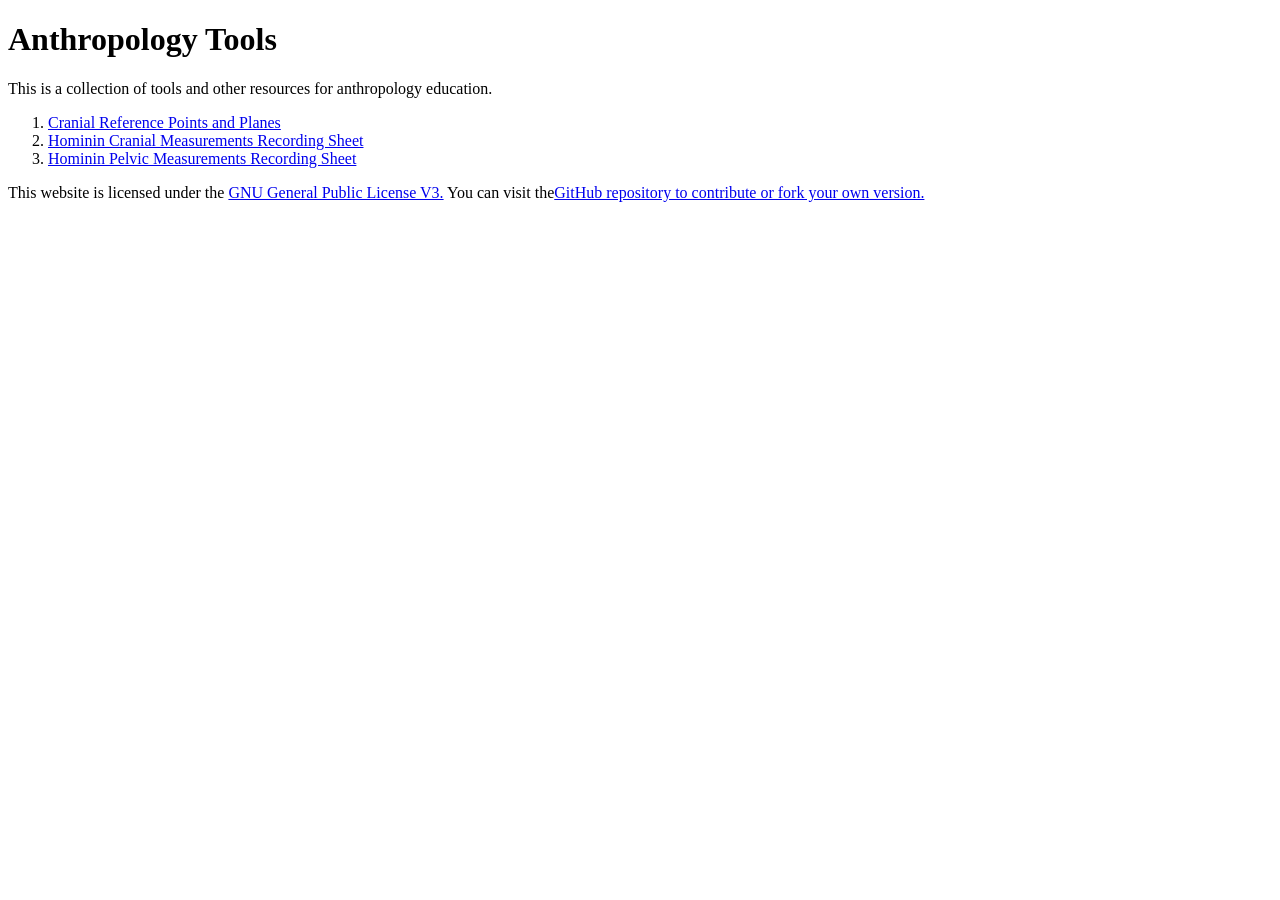
<file: index.html>
<!DOCTYPE html>
<html lang="en">
<head>
    <meta charset="UTF-8">
    <title>Anthropology Tools</title>
</head>
<body>
<div class="section">
    <h1>Anthropology Tools</h1>
    <p>This is a collection of tools and other resources for anthropology education.</p>
    <ol>
        <li><a href="CranialReferencePointsAndPlanes.html">Cranial Reference Points and Planes</a></li>
        <li><a href="./HomininCranialMeasurements-RecordingSheet.html">Hominin Cranial Measurements Recording Sheet</a></li>
        <li><a href="./HomininPostcranialPelvicMeasurements-RecordingSheet.html">Hominin Pelvic Measurements Recording Sheet</a></li>

    </ol>
</div>
<div class="footer">
    This website is licensed under the <a href="./LICENSE">GNU General Public License V3.</a>  You can visit the<a href="https://www.github.com/shannonwells/AnthropologyTools">GitHub repository to contribute or fork your own version.</a>
</div>
</body>
</html>
</file>
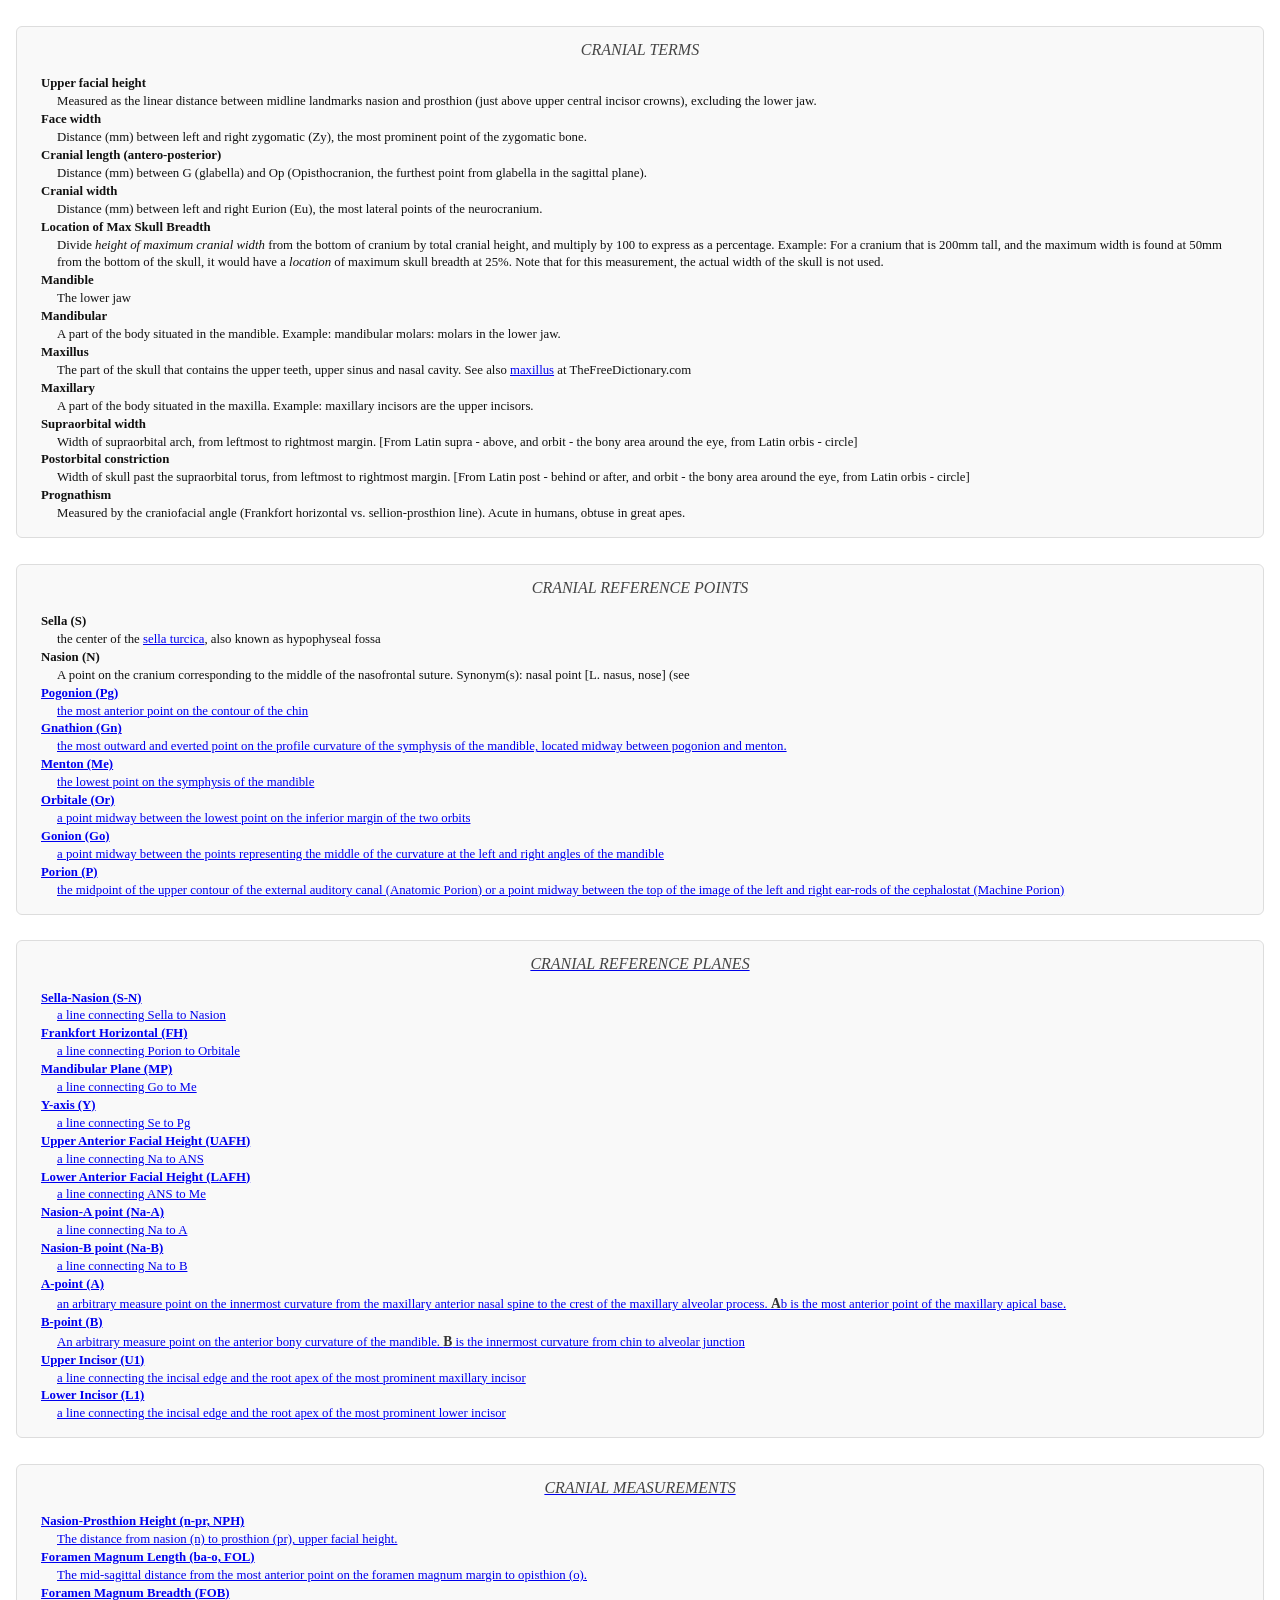
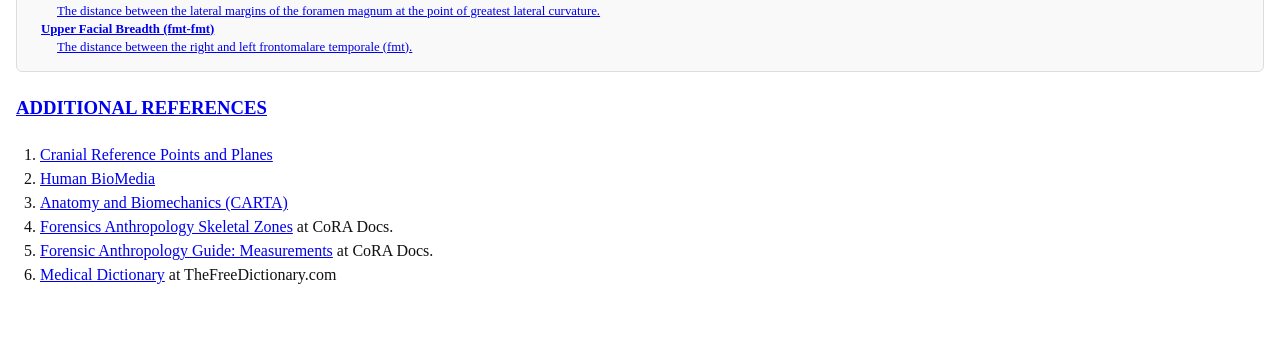
<file: CranialReferencePointsAndPlanes.html>
<!DOCTYPE html>
<html lang="en">
<head>
    <meta charset="UTF-8">
  <link rel="stylesheet" href="styles/main.css" />
    <title>Title</title>
</head>
<body>
<div class="section definitions">
  <h2>CRANIAL TERMS</h2>
  <dl>
    <dt>Upper facial height</dt>
    <dd>Measured as the linear distance between midline landmarks nasion and prosthion (just above upper central incisor crowns), excluding the lower jaw.</dd>

    <dt>Face width</dt>
    <dd>Distance (mm) between left and right zygomatic (Zy), the most prominent point of the zygomatic bone.</dd>

    <dt>Cranial length (antero-posterior)</dt>
    <dd>Distance (mm) between G (glabella) and Op (Opisthocranion, the furthest point from glabella in the sagittal plane).</dd>

  <dt>Cranial width</dt>
    <dd>Distance (mm) between left and right Eurion (Eu), the most lateral points of the neurocranium.</dd>

  <dt>Location of Max Skull Breadth</dt>
    <dd>Divide <em>height of maximum cranial width</em> from the bottom of cranium by total cranial height, and multiply by 100 to express as a percentage. Example: For a cranium that is 200mm tall, and the maximum width is found at 50mm from the bottom of the skull, it would have a <em>location</em> of maximum skull breadth at 25%. Note that for this measurement, the actual width of the skull is not used.</dd>

  <dt>Mandible</dt>
    <dd>The lower jaw</dd>
  <dt>Mandibular</dt>
    <dd>A part of the body situated in the mandible. Example: mandibular molars: molars in the lower jaw.</dd>

  <dt>Maxillus</dt>
    <dd>The part of the skull that contains the upper teeth, upper sinus and nasal cavity. See also <a href="https://medical-dictionary.thefreedictionary.com/maxilla">maxillus</a> at TheFreeDictionary.com</dd>

  <dt>Maxillary</dt>
    <dd>A part of the body situated in the maxilla. Example: maxillary incisors are the upper incisors.</dd>

  <dt>Supraorbital width</dt>
    <dd>Width of supraorbital arch, from leftmost to rightmost margin. [From Latin supra - above, and orbit - the bony area around the eye, from Latin orbis - circle]</dd>

  <dt>Postorbital constriction</dt>
    <dd>Width of skull past the supraorbital torus, from leftmost to rightmost margin. [From Latin post - behind or after, and orbit - the bony area around the eye, from Latin orbis - circle]</dd>

  <dt>Prognathism</dt>
    <dd>Measured by the craniofacial angle (Frankfort horizontal vs. sellion-prosthion line). Acute in humans, obtuse in great apes.</dd>
  </dl>
</div>
<div class="section definitions">
  <h2>CRANIAL REFERENCE POINTS</h2>
  <dl>
    <dt>Sella (S)</dt>
    <dd>the center of the <a href="https://medical-dictionary.thefreedictionary.com/Hypophyseal+fossa">sella turcica</a>, also known as hypophyseal fossa</dd>

    <dt>Nasion (N)</dt>
    <dd>A point on the cranium corresponding to the middle of the nasofrontal suture. Synonym(s): nasal point  [L. nasus, nose] (see <a href="https://medical-dictionary.thefreedictionary.com/nasion")</dd>

    <dt>Pogonion (Pg)</dt>
    <dd>the most anterior point on the contour of the chin</dd>

    <dt>Gnathion (Gn)</dt>
    <dd>the most outward and everted point on the profile curvature of the symphysis of the mandible, located midway between pogonion and menton.</dd>

    <dt>Menton (Me)</dt>
    <dd>the lowest point on the symphysis of the mandible</dd>

    <dt>Orbitale (Or)</dt>
    <dd>a point midway between the lowest point on the inferior margin of the two orbits</dd>

    <dt>Gonion (Go)</dt>
    <dd>a point midway between the points representing the middle of the curvature at the left and right angles of the mandible</dd>

    <dt>Porion (P)</dt>
    <dd>the midpoint of the upper contour of the external auditory canal (Anatomic Porion) or a point midway between the top of the image of the left and right ear-rods of the cephalostat (Machine Porion)</dd>
  </dl>
</div>
<div class="section definitions">
  <h2>CRANIAL REFERENCE PLANES</h2>
  <dl>
    <dt>Sella-Nasion (S-N)</dt>
    <dd>a line connecting Sella to Nasion</dd>
    <dt>Frankfort Horizontal (FH)</dt><dd>a line connecting Porion to Orbitale</dd>
    <dt>Mandibular Plane (MP)</dt><dd>a line connecting Go to Me</dd>
    <dt>Y-axis (Y)</dt><dd>a line connecting Se to Pg</dd>
    <dt>Upper Anterior Facial Height (UAFH)</dt><dd>a line connecting Na to ANS</dd>
    <dt>Lower Anterior Facial Height (LAFH)</dt><dd>a line connecting ANS to Me</dd>
    <dt>Nasion-A point (Na-A)</dt><dd>a line connecting Na to A</dd>
    <dt>Nasion-B point (Na-B)</dt><dd>a line connecting Na to B</dd>
    <dt>A-point (A)</dt>
    <dd>an arbitrary measure point on the innermost curvature from the maxillary anterior nasal spine to the crest of the maxillary alveolar process. <strong>A</strong>b is the most anterior point of the maxillary apical base.</dd>
    <dt>B-point (B)</dt>
    <dd>An arbitrary measure point on the anterior bony curvature of the mandible. <strong>B</strong> is the innermost curvature from chin to alveolar junction</dd>
    <dt>Upper Incisor (U1)</dt><dd>a line connecting the incisal edge and the root apex of the most prominent maxillary incisor</dd>
    <dt>Lower Incisor (L1)</dt><dd>a line connecting the incisal edge and the root apex of the most prominent lower incisor</dd>
  </dl>
</div>

<div class="section definitions">
  <h2>CRANIAL MEASUREMENTS</h2>
  <dl>
    <dt>Nasion-Prosthion Height (n-pr, NPH)</dt><dd>The distance from nasion (n) to prosthion (pr), upper facial height.</dd>
    <dt>Foramen Magnum Length (ba-o, FOL)</dt><dd>The mid-sagittal distance from the most anterior point on the foramen magnum margin to opisthion (o).</dd>
    <dt>Foramen Magnum Breadth (FOB)</dt><dd>The distance between the lateral margins of the foramen magnum at the point of greatest lateral curvature.</dd>
    <dt>Upper Facial Breadth (fmt-fmt)</dt><dd>The distance between the right and left frontomalare temporale (fmt).</dd>
  </dl>
</div>
<div class="references section">
  <h3>ADDITIONAL REFERENCES</h3>
  <ol>
    <li><a href="CranialReferencePointsAndPlanes.html">Cranial Reference Points and Planes</a></li>
    <li><a href="https://humanbiomedia.org/">Human BioMedia</a></li>
    <li><a href="https://carta.anthropogeny.org/moca/domains/anatomy-and-biomechanics>">Anatomy and Biomechanics (CARTA)</a></li>

    <li><a href="https://docs.coracore.org/en/v1.0.0/forensics-anthro-guide/zones/">Forensics Anthropology Skeletal Zones</a> at CoRA Docs.</li>
    <li><a href="https://docs.coracore.org/en/v1.0.0/forensics-anthro-guide/measurements/">Forensic Anthropology Guide: Measurements</a> at CoRA Docs.</li>
    <li><a href="https://medical-dictionary.thefreedictionary.com/">Medical Dictionary</a> at TheFreeDictionary.com</li>
  </ol>
</div>
</body>
</html>
</file>
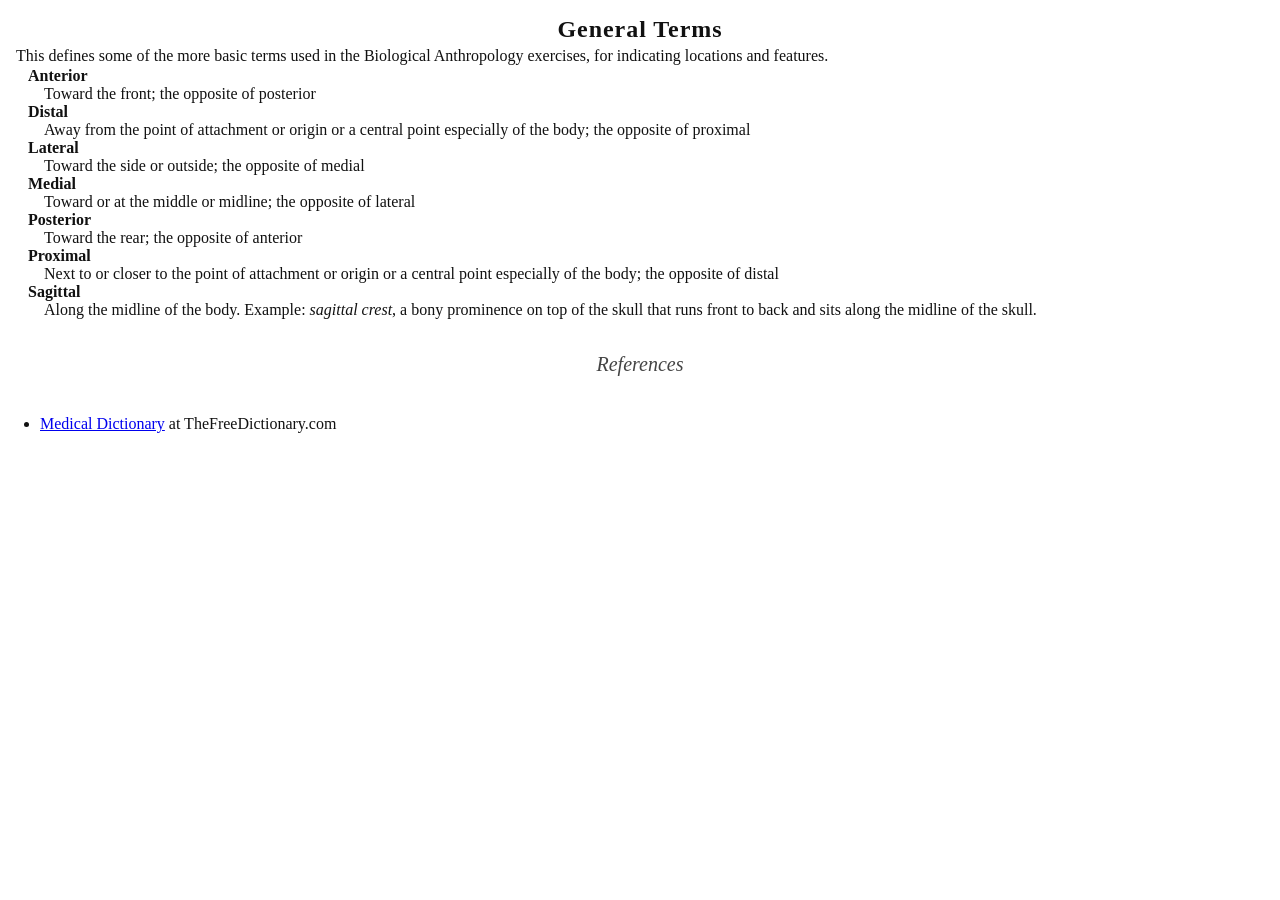
<file: GeneralAnatomicalTerms.html>
<!DOCTYPE html>
<html lang="en">
<head>
    <meta charset="UTF-8">
    <title>General Anatomical Terms Used</title>
    <link rel="stylesheet" type="text/css" href="styles/main.css">
</head>
<body>
<h1>General Terms</h1>
This defines some of the more basic terms used in the Biological Anthropology exercises, for indicating locations and features.
<div class="section">
    <dl>
        <dt>Anterior</dt><dd>Toward the front; the opposite of posterior</dd>
        <dt>Distal</dt><dd>Away from the point of attachment or origin or a central point especially of the body; the opposite of proximal</dd>
        <dt>Lateral</dt><dd>Toward the side or outside; the opposite of medial</dd>
        <dt>Medial</dt><dd>Toward or at the middle or midline; the opposite of lateral</dd>
        <dt>Posterior</dt><dd>Toward the rear; the opposite of anterior</dd>
        <dt>Proximal</dt><dd>Next to or closer to the point of attachment or origin or a central point especially of the body; the opposite of distal</dd>
        <dt>Sagittal</dt><dd>Along the midline of the body. Example: <em>sagittal crest</em>, a bony prominence on top of the skull that runs front to back and sits along the midline of the skull.</dd>
    </dl>
</div>
<div class="section">
    <h2>References</h2>
    <ul>
        <li><a href="https://medical-dictionary.thefreedictionary.com/">Medical Dictionary</a> at TheFreeDictionary.com</li>
    </ul>
</div>
</body>
</html>
</file>
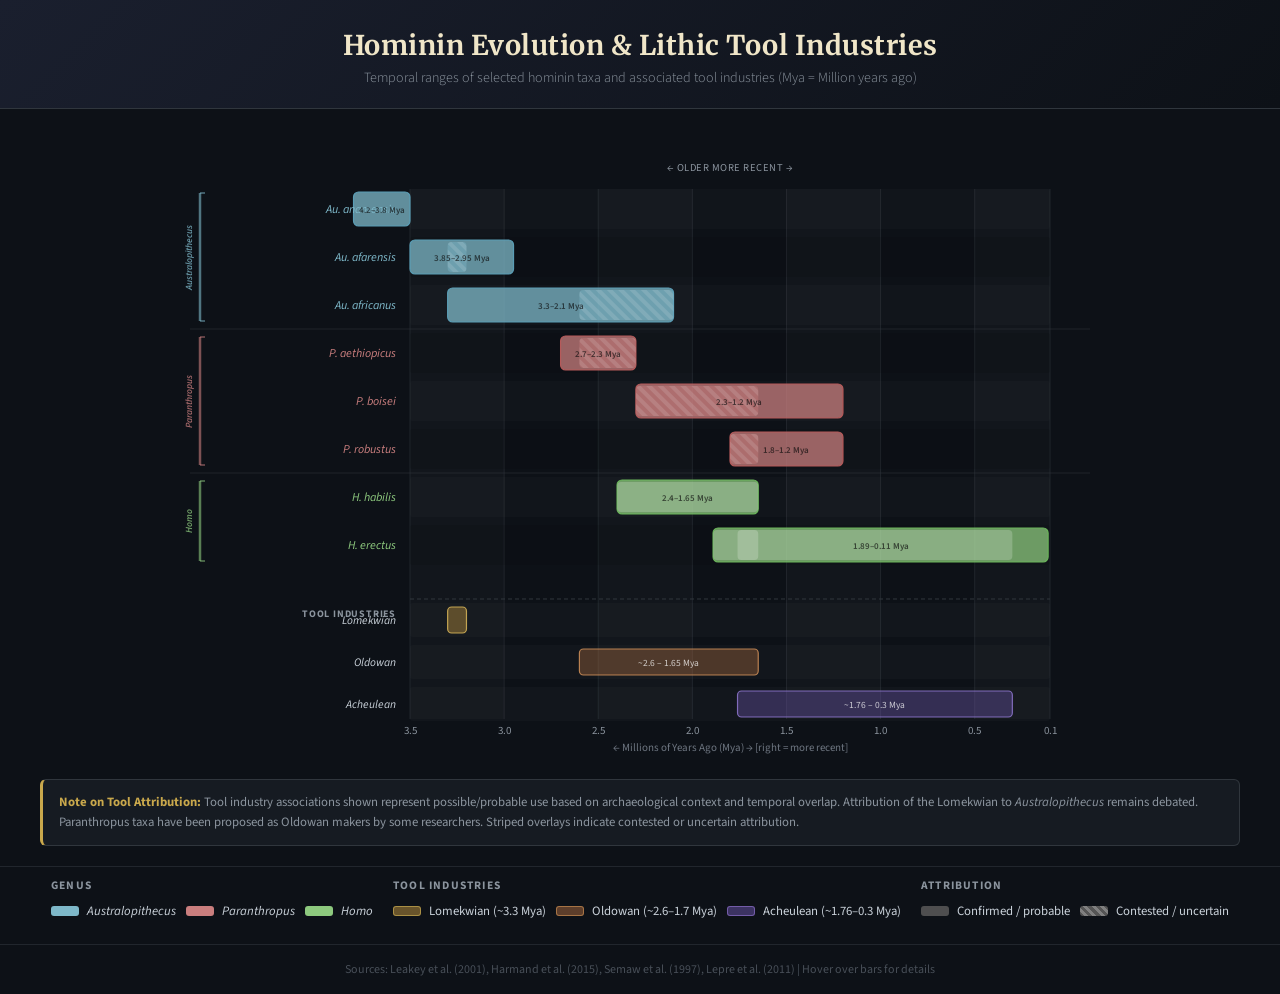
<file: hominin-evolution-timeline.html>
<!DOCTYPE html>
<html lang="en">
<head>
<meta charset="UTF-8">
<meta name="viewport" content="width=device-width, initial-scale=1.0">
<title>Hominin Evolution & Tool Industries Timeline</title>
<style>
  @import url('https://fonts.googleapis.com/css2?family=Merriweather:wght@300;400;700&family=Source+Sans+3:wght@300;400;600;700&display=swap');

  * { box-sizing: border-box; margin: 0; padding: 0; }

  body {
    background: #0d1117;
    color: #e6edf3;
    font-family: 'Source Sans 3', sans-serif;
    min-height: 100vh;
    padding: 0;
  }

  header {
    background: linear-gradient(135deg, #1a1f2e 0%, #0d1117 100%);
    border-bottom: 1px solid #30363d;
    padding: 28px 40px 20px;
    text-align: center;
  }

  header h1 {
    font-family: 'Merriweather', serif;
    font-size: 1.7rem;
    font-weight: 700;
    color: #f0e6c8;
    letter-spacing: 0.5px;
    margin-bottom: 6px;
  }

  header p {
    color: #8b949e;
    font-size: 0.88rem;
    font-weight: 300;
  }

  .chart-container {
    padding: 30px 20px 20px;
    overflow-x: auto;
  }

  svg {
    display: block;
    margin: 0 auto;
    overflow: visible;
  }

  /* Legend */
  .legend-section {
    display: flex;
    flex-wrap: wrap;
    gap: 20px;
    justify-content: center;
    padding: 10px 40px 24px;
    border-top: 1px solid #21262d;
    margin-top: 8px;
  }

  .legend-group {
    display: flex;
    flex-direction: column;
    gap: 8px;
  }

  .legend-title {
    font-size: 0.72rem;
    font-weight: 700;
    color: #8b949e;
    text-transform: uppercase;
    letter-spacing: 1.2px;
  }

  .legend-items {
    display: flex;
    flex-wrap: wrap;
    gap: 10px;
  }

  .legend-item {
    display: flex;
    align-items: center;
    gap: 8px;
    font-size: 0.8rem;
    color: #c9d1d9;
  }

  .legend-bar {
    width: 28px;
    height: 10px;
    border-radius: 3px;
    flex-shrink: 0;
  }

  .legend-stripe {
    width: 28px;
    height: 10px;
    border-radius: 3px;
    flex-shrink: 0;
    background-image: repeating-linear-gradient(
      45deg,
      transparent,
      transparent 3px,
      rgba(255,255,255,0.25) 3px,
      rgba(255,255,255,0.25) 6px
    );
  }

  .tooltip {
    position: fixed;
    background: #161b22;
    border: 1px solid #30363d;
    border-radius: 8px;
    padding: 12px 16px;
    font-size: 0.82rem;
    color: #c9d1d9;
    pointer-events: none;
    z-index: 1000;
    max-width: 280px;
    box-shadow: 0 8px 32px rgba(0,0,0,0.5);
    line-height: 1.6;
    display: none;
  }

  .tooltip strong {
    display: block;
    color: #f0e6c8;
    font-family: 'Merriweather', serif;
    font-size: 0.88rem;
    margin-bottom: 4px;
  }

  .tooltip .tip-range {
    color: #8b949e;
    font-size: 0.76rem;
    margin-bottom: 6px;
  }

  .tooltip .tip-note {
    font-size: 0.78rem;
    color: #c9d1d9;
    border-top: 1px solid #30363d;
    margin-top: 6px;
    padding-top: 6px;
  }

  footer {
    text-align: center;
    padding: 16px;
    color: #484f58;
    font-size: 0.75rem;
    border-top: 1px solid #21262d;
  }

  .note-box {
    background: #161b22;
    border: 1px solid #30363d;
    border-left: 3px solid #c9a84c;
    border-radius: 6px;
    margin: 0 40px 20px;
    padding: 12px 16px;
    font-size: 0.8rem;
    color: #8b949e;
    line-height: 1.6;
  }
  .note-box strong { color: #c9a84c; }
</style>
</head>
<body>

<header>
  <h1>Hominin Evolution &amp; Lithic Tool Industries</h1>
  <p>Temporal ranges of selected hominin taxa and associated tool industries (Mya = Million years ago)</p>
</header>

<div class="chart-container">
<svg id="chart" width="900" height="620" viewBox="0 0 900 620"></svg>
</div>

<div class="note-box">
  <strong>Note on Tool Attribution:</strong> Tool industry associations shown represent possible/probable use based on archaeological context and temporal overlap. Attribution of the Lomekwian to <em>Australopithecus</em> remains debated. Paranthropus taxa have been proposed as Oldowan makers by some researchers. Striped overlays indicate contested or uncertain attribution.
</div>

<div class="legend-section">
  <div class="legend-group">
    <div class="legend-title">Genus</div>
    <div class="legend-items">
      <div class="legend-item">
        <div class="legend-bar" style="background:#7eb8c9;"></div>
        <span><em>Australopithecus</em></span>
      </div>
      <div class="legend-item">
        <div class="legend-bar" style="background:#c97e7e;"></div>
        <span><em>Paranthropus</em></span>
      </div>
      <div class="legend-item">
        <div class="legend-bar" style="background:#8dc97e;"></div>
        <span><em>Homo</em></span>
      </div>
    </div>
  </div>

  <div class="legend-group">
    <div class="legend-title">Tool Industries</div>
    <div class="legend-items">
      <div class="legend-item">
        <div class="legend-bar" style="background:rgba(180,140,60,0.55); border:1px solid rgba(200,170,80,0.7);"></div>
        <span>Lomekwian (~3.3 Mya)</span>
      </div>
      <div class="legend-item">
        <div class="legend-bar" style="background:rgba(160,100,60,0.55); border:1px solid rgba(200,140,80,0.7);"></div>
        <span>Oldowan (~2.6–1.7 Mya)</span>
      </div>
      <div class="legend-item">
        <div class="legend-bar" style="background:rgba(100,80,160,0.55); border:1px solid rgba(140,110,200,0.7);"></div>
        <span>Acheulean (~1.76–0.3 Mya)</span>
      </div>
    </div>
  </div>

  <div class="legend-group">
    <div class="legend-title">Attribution</div>
    <div class="legend-items">
      <div class="legend-item">
        <div class="legend-bar" style="background:#555; opacity:0.9;"></div>
        <span>Confirmed / probable</span>
      </div>
      <div class="legend-item">
        <div class="legend-stripe" style="background-color:#555;"></div>
        <span>Contested / uncertain</span>
      </div>
    </div>
  </div>
</div>

<div class="tooltip" id="tooltip"></div>

<footer>
  Sources: Leakey et al. (2001), Harmand et al. (2015), Semaw et al. (1997), Lepre et al. (2011) | Hover over bars for details
</footer>

<script>
const svg = document.getElementById('chart');
const NS = 'http://www.w3.org/2000/svg';

function el(tag, attrs={}, text='') {
  const e = document.createElementNS(NS, tag);
  for (const [k,v] of Object.entries(attrs)) e.setAttribute(k, v);
  if (text) e.textContent = text;
  return e;
}

// ── Layout ──────────────────────────────────────────────
const W = 900, H = 620;
const marginLeft = 220, marginRight = 40, marginTop = 50, marginBottom = 60;
const chartW = W - marginLeft - marginRight;
const chartH = H - marginTop - marginBottom;

// ── Time scale: 3.5 Mya → 0.1 Mya ──────────────────────
const timeMin = 0.1, timeMax = 3.5; // Mya
function xScale(mya) {
  return marginLeft + ((timeMax - mya) / (timeMax - timeMin)) * chartW;
}

// ── Data ────────────────────────────────────────────────
const taxa = [
  {
    name: 'Au. anamensis',
    fullName: 'Australopithecus anamensis',
    start: 4.2, end: 3.8,
    genus: 'Australopithecus',
    color: '#7eb8c9',
    darkColor: '#5a9db5',
    note: 'Earliest known Australopithecus. Found in Kenya and Ethiopia. Bipedal but retains many primitive features. No direct tool association, pre-dates Lomekwian.',
    tools: []
  },
  {
    name: 'Au. afarensis',
    fullName: 'Australopithecus afarensis',
    start: 3.85, end: 2.95,
    genus: 'Australopithecus',
    color: '#7eb8c9',
    darkColor: '#5a9db5',
    note: 'Famous species including "Lucy" (AL 288-1). Strong bipedal walker, small brain (~430 cc). Temporal overlap with Lomekwian tools at ~3.3 Mya — possible maker debated.',
    tools: ['lomekwian_uncertain']
  },
  {
    name: 'Au. africanus',
    fullName: 'Australopithecus africanus',
    start: 3.3, end: 2.1,
    genus: 'Australopithecus',
    color: '#7eb8c9',
    darkColor: '#5a9db5',
    note: 'First fossil hominin discovered in South Africa ("Taung Child"). Brain ~430–500 cc. Overlaps with early Oldowan period. No confirmed tool use but possible opportunistic use.',
    tools: ['oldowan_uncertain']
  },
  {
    name: 'P. aethiopicus',
    fullName: 'Paranthropus aethiopicus',
    start: 2.7, end: 2.3,
    genus: 'Paranthropus',
    color: '#c97e7e',
    darkColor: '#b55a5a',
    note: 'Early robust australopith. Massive sagittal crest and large molars for tough vegetation. Some researchers propose Paranthropus made Oldowan tools, but evidence is circumstantial.',
    tools: ['oldowan_uncertain']
  },
  {
    name: 'P. boisei',
    fullName: 'Paranthropus boisei',
    start: 2.3, end: 1.2,
    genus: 'Paranthropus',
    color: '#c97e7e',
    darkColor: '#b55a5a',
    note: '"Nutcracker Man." Massive jaws and molars, small brain. Found alongside Oldowan tools at Olduvai Gorge, but H. habilis is generally credited as the maker. Tool use highly debated.',
    tools: ['oldowan_uncertain']
  },
  {
    name: 'P. robustus',
    fullName: 'Paranthropus robustus',
    start: 1.8, end: 1.2,
    genus: 'Paranthropus',
    color: '#c97e7e',
    darkColor: '#b55a5a',
    note: 'South African robust australopith. Some bone tools (digging sticks) have been tentatively associated. Concurrent with H. habilis and early H. erectus.',
    tools: ['oldowan_uncertain']
  },
  {
    name: 'H. habilis',
    fullName: 'Homo habilis',
    start: 2.4, end: 1.65,
    genus: 'Homo',
    color: '#8dc97e',
    darkColor: '#6ab55a',
    note: '"Handy Man." Brain ~510–680 cc. Broadly accepted as primary maker of Oldowan tools. Name literally means "handy/skilled person." Found at Olduvai Gorge, Tanzania.',
    tools: ['oldowan_confirmed']
  },
  {
    name: 'H. erectus',
    fullName: 'Homo erectus',
    start: 1.89, end: 0.11,
    genus: 'Homo',
    color: '#8dc97e',
    darkColor: '#6ab55a',
    note: 'First hominin to leave Africa. Brain ~600–1100 cc. Primary maker of Acheulean handaxes. Also used late Oldowan tools. Survived until ~110,000 years ago in some regions.',
    tools: ['oldowan_confirmed', 'acheulean_confirmed']
  },
];

// Clip to chart range for rendering
taxa.forEach(t => {
  t.renderStart = Math.min(t.start, timeMax);
  t.renderEnd = Math.max(t.end, timeMin);
});

// Tool industries
const industries = [
  {
    id: 'lomekwian',
    name: 'Lomekwian',
    start: 3.3, end: 3.2,
    color: 'rgba(180,140,60,0.45)',
    stroke: 'rgba(220,185,90,0.85)',
    label: 'Lomekwian\n~3.3 Mya'
  },
  {
    id: 'oldowan',
    name: 'Oldowan',
    start: 2.6, end: 1.65,
    color: 'rgba(160,100,60,0.42)',
    stroke: 'rgba(210,145,90,0.85)',
    label: 'Oldowan\n~2.6–1.65 Mya'
  },
  {
    id: 'acheulean',
    name: 'Acheulean',
    start: 1.76, end: 0.3,
    color: 'rgba(100,80,160,0.42)',
    stroke: 'rgba(145,120,210,0.85)',
    label: 'Acheulean\n~1.76–0.3 Mya'
  }
];

// ── Row layout ──────────────────────────────────────────
const rowH = 40;
const rowPad = 8;
const totalRows = taxa.length;
const taxaAreaH = totalRows * (rowH + rowPad);
const toolY0 = marginTop + taxaAreaH + 30;
const toolRowH = 34;

// ── Draw background ─────────────────────────────────────
const bg = el('rect', {x:0, y:0, width:W, height:H, fill:'#0d1117'});
svg.appendChild(bg);

// ── Grid & time axis ─────────────────────────────────────
const gridTimes = [3.5, 3.0, 2.5, 2.0, 1.5, 1.0, 0.5, 0.1];

// Alternating background bands
for (let i = 0; i < gridTimes.length - 1; i++) {
  if (i % 2 === 0) {
    const x1 = xScale(gridTimes[i]);
    const x2 = xScale(gridTimes[i+1]);
    const band = el('rect', {
      x: Math.min(x1,x2), y: marginTop,
      width: Math.abs(x2-x1),
      height: H - marginTop - marginBottom + 20,
      fill: 'rgba(255,255,255,0.018)'
    });
    svg.appendChild(band);
  }
}

// Vertical grid lines
gridTimes.forEach(t => {
  const x = xScale(t);
  const line = el('line', {
    x1: x, y1: marginTop, x2: x, y2: H - marginBottom + 20,
    stroke: '#21262d', 'stroke-width': 1
  });
  svg.appendChild(line);

  // Label
  const label = el('text', {
    x: x, y: H - marginBottom + 35,
    'text-anchor': 'middle',
    fill: '#8b949e',
    'font-size': '11',
    'font-family': 'Source Sans 3, sans-serif'
  }, t === 0.1 ? '0.1' : t.toFixed(1));
  svg.appendChild(label);
});

// Axis label
const axisLabel = el('text', {
  x: marginLeft + chartW/2, y: H - 8,
  'text-anchor': 'middle', fill: '#6e7681',
  'font-size': '11', 'font-family': 'Source Sans 3, sans-serif'
}, '← Millions of Years Ago (Mya) →  [right = more recent]');
svg.appendChild(axisLabel);

// ── Section labels ───────────────────────────────────────
const secY = marginTop - 14;

// Genus group headers
function drawGroupHeader(label, y, color) {
  const t = el('text', {
    x: marginLeft - 14, y,
    'text-anchor': 'end', fill: color,
    'font-size': '9.5', 'font-weight': '700',
    'font-family': 'Source Sans 3, sans-serif',
    'letter-spacing': '0.8'
  }, label.toUpperCase());
  svg.appendChild(t);
}

// ── Draw tool industry bands (background) ────────────────
const toolTotalH = industries.length * (toolRowH + 6);

// Tool section header
const toolHeader = el('text', {
  x: marginLeft - 14, y: toolY0 + 14,
  'text-anchor': 'end', fill: '#8b949e',
  'font-size': '10', 'font-weight': '700',
  'font-family': 'Source Sans 3, sans-serif',
  'letter-spacing': '0.8'
}, 'TOOL INDUSTRIES');
svg.appendChild(toolHeader);

// Separator line
const sep = el('line', {
  x1: marginLeft, y1: toolY0 - 4,
  x2: marginLeft + chartW, y2: toolY0 - 4,
  stroke: '#30363d', 'stroke-width': 1, 'stroke-dasharray': '4,3'
});
svg.appendChild(sep);

industries.forEach((ind, i) => {
  const ty = toolY0 + i * (toolRowH + 8);
  const x1 = xScale(Math.min(ind.start, timeMax));
  const x2 = xScale(Math.max(ind.end, timeMin));
  const bx = Math.min(x1, x2);
  const bw = Math.abs(x2 - x1);

  // Background rect
  const bgRect = el('rect', {
    x: marginLeft, y: ty, width: chartW, height: toolRowH,
    fill: 'rgba(255,255,255,0.02)', rx: 3
  });
  svg.appendChild(bgRect);

  // Tool bar
  const bar = el('rect', {
    x: bx, y: ty + 4, width: bw, height: toolRowH - 8,
    fill: ind.color, stroke: ind.stroke, 'stroke-width': 1.2,
    rx: 4,
    style: 'cursor:pointer',
    'data-ind': ind.id
  });
  svg.appendChild(bar);

  // Industry name label
  const names = {lomekwian: 'Lomekwian', oldowan: 'Oldowan', acheulean: 'Acheulean'};
  const ranges = {
    lomekwian: '~3.3 – 3.2 Mya',
    oldowan: '~2.6 – 1.65 Mya',
    acheulean: '~1.76 – 0.3 Mya'
  };
  const labelX = marginLeft - 14;
  const tl = el('text', {
    x: labelX, y: ty + toolRowH/2 + 4,
    'text-anchor': 'end',
    fill: '#c9d1d9', 'font-size': '11.5',
    'font-family': 'Source Sans 3, sans-serif',
    'font-style': 'italic'
  }, names[ind.id]);
  svg.appendChild(tl);

  // Range annotation inside bar if wide enough
  if (bw > 60) {
    const midX = bx + bw / 2;
    const rangeLbl = el('text', {
      x: midX, y: ty + toolRowH/2 + 4,
      'text-anchor': 'middle',
      fill: 'rgba(255,255,255,0.75)',
      'font-size': '9.5',
      'font-family': 'Source Sans 3, sans-serif',
      'pointer-events': 'none'
    }, ranges[ind.id]);
    svg.appendChild(rangeLbl);
  }

  // Hover tooltip
  bar.addEventListener('mouseenter', (e) => {
    const tip = document.getElementById('tooltip');
    const tipData = {
      lomekwian: {
        name: 'Lomekwian Industry',
        range: '~3.3 – 3.2 Mya',
        desc: 'Oldest known stone tool industry, discovered at Lomekwi 3, West Turkana, Kenya (Harmand et al. 2015). Predates Homo by ~700,000 years. Associated with a hominin-occupied landscape, possibly Kenyanthropus platyops or late Australopithecus. Tools include large cores and flakes.'
      },
      oldowan: {
        name: 'Oldowan Industry',
        range: '~2.6 – 1.65 Mya (transitional use to ~1.0 Mya)',
        desc: 'Named after Olduvai Gorge, Tanzania. Characterized by simple flaked pebble choppers and flakes. Earliest confirmed examples ~2.6 Mya (Gona, Ethiopia). Primarily attributed to H. habilis; also possibly made by Paranthropus. Broadly succeeded by Acheulean.'
      },
      acheulean: {
        name: 'Acheulean Industry',
        range: '~1.76 – 0.3 Mya',
        desc: 'Named after Saint-Acheul, France. Defined by large bifacially worked handaxes and cleavers. Associated almost entirely with H. erectus (and later archaic H. sapiens). First appeared in Africa; spread across Eurasia. Persisted for over 1.4 million years.'
      }
    };
    const d = tipData[ind.id];
    tip.innerHTML = `<strong>${d.name}</strong><span class="tip-range">${d.range}</span>${d.desc}`;
    tip.style.display = 'block';
    moveTip(e);
  });
  bar.addEventListener('mousemove', moveTip);
  bar.addEventListener('mouseleave', () => {
    document.getElementById('tooltip').style.display = 'none';
  });
});

// ── Draw species bars ─────────────────────────────────────
let lastGenus = '';
const genusColors = {
  Australopithecus: '#7eb8c9',
  Paranthropus: '#c97e7e',
  Homo: '#8dc97e'
};

// Defs for stripe pattern
const defs = el('defs', {});
['Au','Pa','Ho'].forEach((prefix, gi) => {
  const colors = ['#7eb8c9','#c97e7e','#8dc97e'];
  const pat = el('pattern', {
    id: `stripe_${prefix}`, patternUnits: 'userSpaceOnUse',
    width: 8, height: 8,
    patternTransform: 'rotate(45)'
  });
  const r1 = el('rect', {width:8, height:8, fill: colors[gi], 'fill-opacity':'0.55'});
  const r2 = el('rect', {y:0, width:8, height:4, fill:'rgba(255,255,255,0.18)'});
  pat.appendChild(r1); pat.appendChild(r2);
  defs.appendChild(pat);
});
svg.appendChild(defs);

const stripeMap = { Australopithecus: 'url(#stripe_Au)', Paranthropus: 'url(#stripe_Pa)', Homo: 'url(#stripe_Ho)' };

taxa.forEach((taxon, i) => {
  const ty = marginTop + i * (rowH + rowPad);
  const x1 = xScale(taxon.renderStart);
  const x2 = xScale(taxon.renderEnd);
  const bx = Math.min(x1, x2);
  const bw = Math.abs(x2 - x1);
  const barH = rowH - 6;
  const barY = ty + 3;

  // Row background
  const rowBg = el('rect', {
    x: marginLeft, y: ty, width: chartW, height: rowH,
    fill: i % 2 === 0 ? 'rgba(255,255,255,0.015)' : 'rgba(0,0,0,0.1)',
    rx: 2
  });
  svg.appendChild(rowBg);

  // Genus divider
  if (taxon.genus !== lastGenus) {
    lastGenus = taxon.genus;
    if (i > 0) {
      const dl = el('line', {
        x1: 0, y1: ty - rowPad/2,
        x2: W, y2: ty - rowPad/2,
        stroke: '#30363d', 'stroke-width': 0.5
      });
      svg.appendChild(dl);
    }
  }

  // Main species bar (solid)
  const bar = el('rect', {
    x: bx, y: barY, width: bw, height: barH,
    fill: taxon.color, 'fill-opacity': '0.75',
    stroke: taxon.darkColor, 'stroke-width': '1.2',
    rx: 5,
    style: 'cursor:pointer'
  });
  svg.appendChild(bar);

  // Tool association overlays
  taxon.tools.forEach(toolRef => {
    const [toolId, certainty] = toolRef.split('_');
    const toolInds = {
      lomekwian: {start: 3.3, end: 3.2},
      oldowan:   {start: 2.6, end: 1.65},
      acheulean: {start: 1.76, end: 0.3}
    };
    const tool = toolInds[toolId];
    if (!tool) return;

    // Overlap between taxon and tool
    const overlapStart = Math.min(taxon.renderStart, tool.start);
    const overlapEnd = Math.max(taxon.renderEnd, tool.end);

    // Only draw if there is actual temporal overlap
    const overlapActualStart = Math.min(taxon.renderStart, tool.start);
    const overlapActualEnd   = Math.max(taxon.renderEnd,   tool.end);

    // Real overlap: taxon range AND tool range
    const realStart = Math.min(taxon.renderStart, Math.min(tool.start, timeMax));
    const realEnd   = Math.max(taxon.renderEnd,   Math.max(tool.end, timeMin));

    // Intersect taxon [renderEnd, renderStart] with tool [end, start]
    const iStart = Math.min(taxon.renderStart, tool.start);
    const iEnd   = Math.max(taxon.renderEnd,   tool.end);

    // Correct intersection:
    const intStart = Math.min(taxon.renderStart, tool.start); // earlier = larger mya
    const intEnd   = Math.max(taxon.renderEnd,   tool.end);   // later = smaller mya

    // Taxa go from renderStart (older) to renderEnd (newer)
    // Tool goes from start (older) to end (newer)
    // Intersection: max of starts (smaller mya = more recent) ... no, think in Mya:
    // overlap in Mya: from max(taxon.renderEnd, tool.end) to min(taxon.renderStart, tool.start)
    const oStart_mya = Math.min(taxon.renderStart, tool.start); // older
    const oEnd_mya   = Math.max(taxon.renderEnd,   tool.end);   // newer

    // Check if they actually overlap
    if (oStart_mya <= oEnd_mya) return; // no overlap (in Mya coords older > newer)

    const ox1 = xScale(oStart_mya);
    const ox2 = xScale(oEnd_mya);
    const obx = Math.min(ox1, ox2);
    const obw = Math.abs(ox2 - ox1);

    const isUncertain = certainty === 'uncertain';

    if (isUncertain) {
      // Striped overlay
      const overlay = el('rect', {
        x: obx, y: barY + 2, width: obw, height: barH - 4,
        fill: stripeMap[taxon.genus],
        rx: 4, 'pointer-events': 'none', opacity: '0.7'
      });
      svg.appendChild(overlay);
    } else {
      // Solid brighter overlay indicating confirmed association
      const overlay = el('rect', {
        x: obx, y: barY + 2, width: obw, height: barH - 4,
        fill: 'rgba(255,255,255,0.2)',
        rx: 4, 'pointer-events': 'none'
      });
      svg.appendChild(overlay);
    }
  });

  // Taxon label (left)
  const isItalicGenus = true;
  const shortName = taxon.name; // e.g. "Au. afarensis"
  const parts = shortName.split(' ');

  const labelX = marginLeft - 14;
  const labelY = barY + barH/2 + 4;

  if (parts.length === 2) {
    // Abbrev genus + species — render as combined italic text
    const tLabel = el('text', {
      x: labelX, y: labelY,
      'text-anchor': 'end',
      fill: taxon.color,
      'font-size': '12',
      'font-family': 'Source Sans 3, sans-serif',
      'font-style': 'italic',
      'font-weight': '400'
    }, parts[0] + ' ');
    svg.appendChild(tLabel);

    // Get width of first part for positioning
    // Just use combined label instead
    tLabel.textContent = shortName;
  } else {
    const tLabel = el('text', {
      x: labelX, y: labelY,
      'text-anchor': 'end',
      fill: taxon.color,
      'font-size': '12',
      'font-family': 'Source Sans 3, sans-serif',
      'font-style': 'italic'
    }, shortName);
    svg.appendChild(tLabel);
  }

  // Time range annotation inside bar
  const rangeText = `${taxon.start}–${taxon.end} Mya`;
  if (bw > 50) {
    const midX = bx + bw / 2;
    const rt = el('text', {
      x: midX, y: barY + barH/2 + 4,
      'text-anchor': 'middle',
      fill: 'rgba(10,10,10,0.65)',
      'font-size': '9',
      'font-family': 'Source Sans 3, sans-serif',
      'pointer-events': 'none',
      'font-weight': '600'
    }, rangeText);
    svg.appendChild(rt);
  }

  // Hover interaction
  bar.addEventListener('mouseenter', (e) => {
    const tip = document.getElementById('tooltip');
    const toolNames = {
      lomekwian_uncertain: '⚠️ Lomekwian (contested)',
      lomekwian_confirmed: '✅ Lomekwian',
      oldowan_uncertain: '⚠️ Oldowan (debated)',
      oldowan_confirmed: '✅ Oldowan',
      acheulean_uncertain: '⚠️ Acheulean (debated)',
      acheulean_confirmed: '✅ Acheulean'
    };
    const toolList = taxon.tools.length
      ? taxon.tools.map(t => toolNames[t] || t).join('<br>')
      : 'No definitive tool association';

    tip.innerHTML = `
      <strong><em>${taxon.fullName}</em></strong>
      <span class="tip-range">${taxon.start} – ${taxon.end} Mya · Genus: ${taxon.genus}</span>
      ${taxon.note}
      <div class="tip-note"><strong>Tool associations:</strong><br>${toolList}</div>
    `;
    tip.style.display = 'block';
    moveTip(e);
    bar.setAttribute('stroke-width', '2.5');
  });
  bar.addEventListener('mousemove', moveTip);
  bar.addEventListener('mouseleave', () => {
    document.getElementById('tooltip').style.display = 'none';
    bar.setAttribute('stroke-width', '1.2');
  });
});

// ── "Present" direction arrow ─────────────────────────────
const arrY = H - marginBottom + 22;
const arrowLine = el('line', {
  x1: xScale(0.2), y1: arrY,
  x2: xScale(0.1) - 2, y2: arrY,
  stroke: '#484f58', 'stroke-width': 1,
  'marker-end': 'url(#arrowhead)'
});
const arrowMarker = el('marker', {
  id: 'arrowhead', markerWidth: 6, markerHeight: 6,
  refX: 3, refY: 3, orient: 'auto'
});
const arrowPath = el('path', {d: 'M0,0 L6,3 L0,6 Z', fill: '#484f58'});
arrowMarker.appendChild(arrowPath);
defs.appendChild(arrowMarker);

// ── Chart title annotations ──────────────────────────────
const chartTitle = el('text', {
  x: marginLeft + chartW/2, y: marginTop - 18,
  'text-anchor': 'middle', fill: '#8b949e',
  'font-size': '10.5', 'font-family': 'Source Sans 3, sans-serif',
  'letter-spacing': '0.5'
}, '← OLDER                                                                                                    MORE RECENT →');
svg.appendChild(chartTitle);

// ── Genus bracket lines on left ──────────────────────────
const genusBrackets = [
  { genus: 'Australopithecus', rows: [0,1,2], color: '#7eb8c9' },
  { genus: 'Paranthropus',     rows: [3,4,5], color: '#c97e7e' },
  { genus: 'Homo',             rows: [6,7],   color: '#8dc97e' }
];

genusBrackets.forEach(gb => {
  const y1 = marginTop + gb.rows[0] * (rowH + rowPad);
  const y2 = marginTop + gb.rows[gb.rows.length-1] * (rowH + rowPad) + rowH;
  const bx = 10;

  // Vertical line
  svg.appendChild(el('line', {
    x1: bx, y1: y1 + 4, x2: bx, y2: y2 - 4,
    stroke: gb.color, 'stroke-width': 2.5,
    'stroke-opacity': '0.6'
  }));
  // Top tick
  svg.appendChild(el('line', {x1:bx, y1:y1+4, x2:bx+5, y2:y1+4, stroke:gb.color, 'stroke-width':1.5, 'stroke-opacity':'0.6'}));
  // Bottom tick
  svg.appendChild(el('line', {x1:bx, y1:y2-4, x2:bx+5, y2:y2-4, stroke:gb.color, 'stroke-width':1.5, 'stroke-opacity':'0.6'}));

  // Genus label (rotated)
  const midY = (y1 + y2) / 2;
  const gt = el('text', {
    x: bx - 8, y: midY,
    'text-anchor': 'middle',
    fill: gb.color, 'fill-opacity': '0.8',
    'font-size': '9.5',
    'font-style': 'italic',
    'font-family': 'Source Sans 3, sans-serif',
    'font-weight': '600',
    transform: `rotate(-90, ${bx-8}, ${midY})`
  }, gb.genus);
  svg.appendChild(gt);
});

// ── Tooltip move helper ───────────────────────────────────
function moveTip(e) {
  const tip = document.getElementById('tooltip');
  let tx = e.clientX + 16;
  let ty = e.clientY + 12;
  const tw = 280, th = 160;
  if (tx + tw > window.innerWidth) tx = e.clientX - tw - 12;
  if (ty + th > window.innerHeight) ty = e.clientY - th - 12;
  tip.style.left = tx + 'px';
  tip.style.top  = ty + 'px';
}
</script>
</body>
</html>
</file>
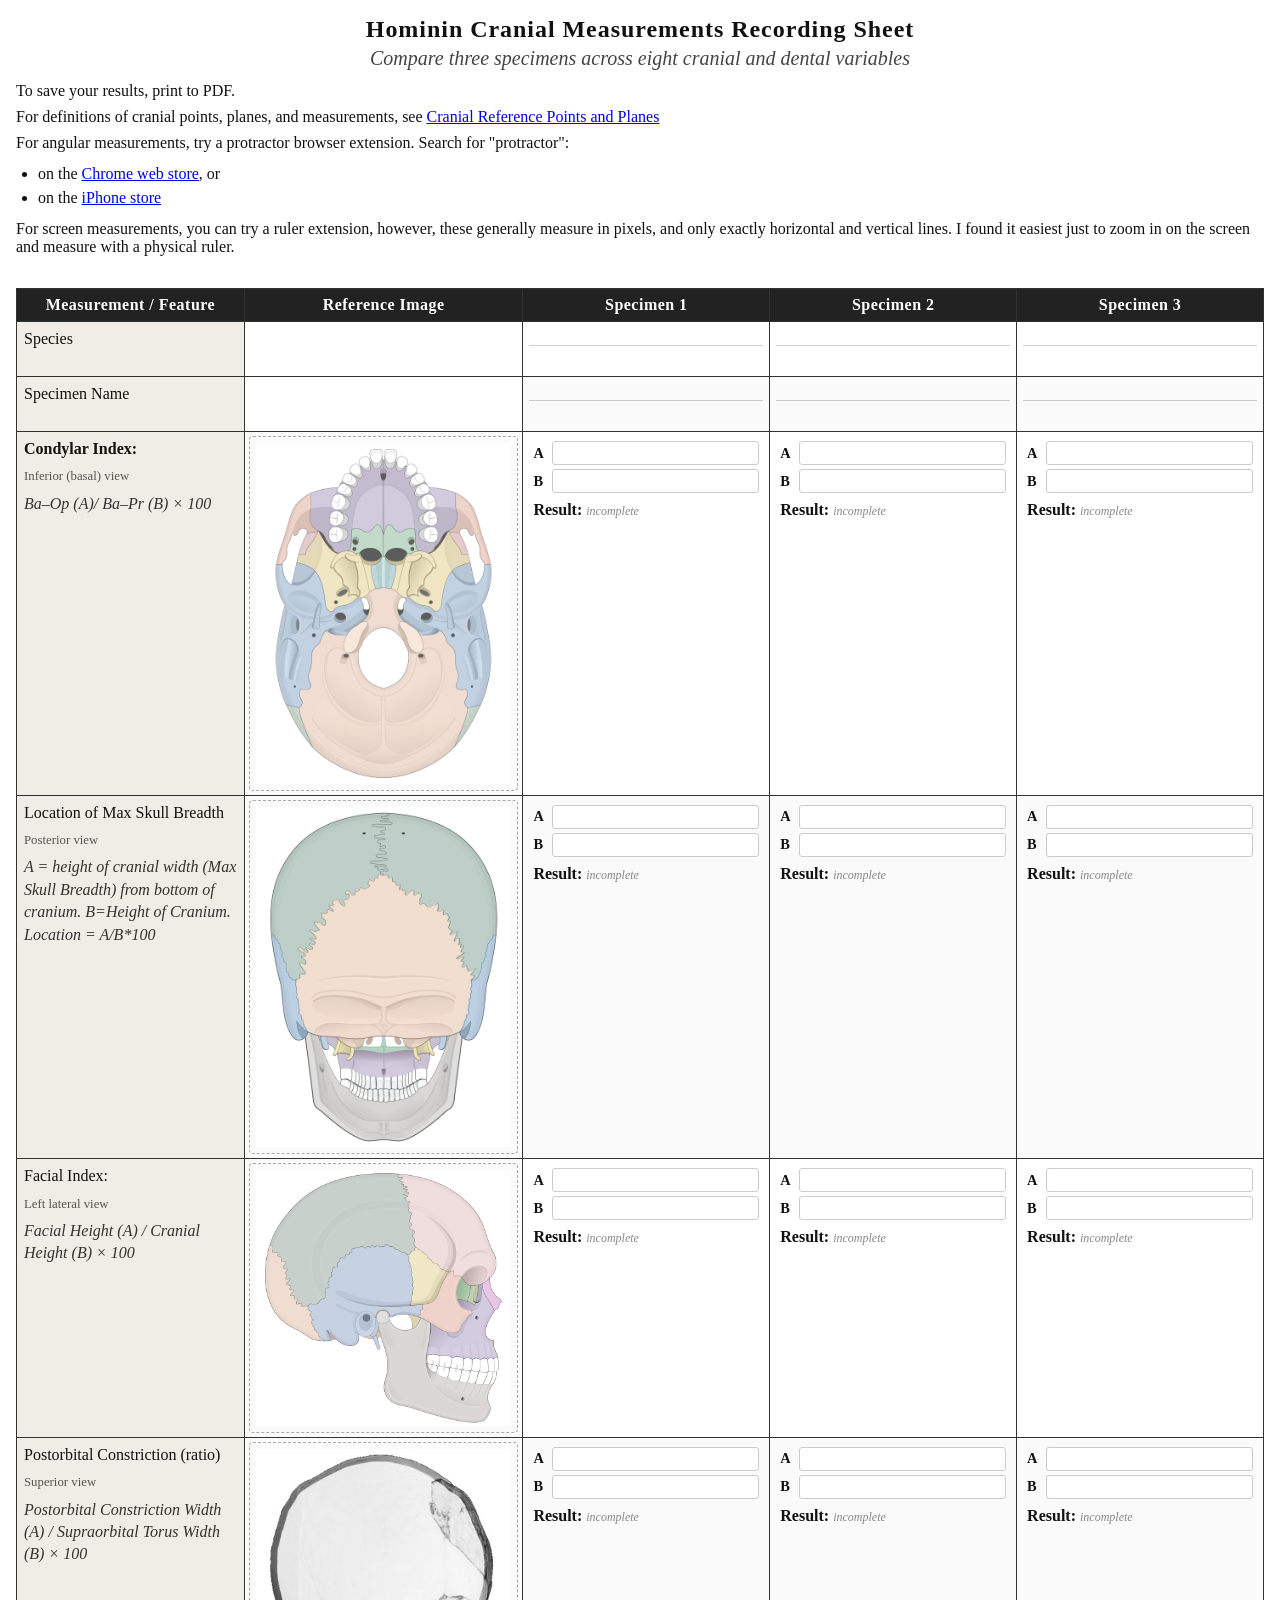
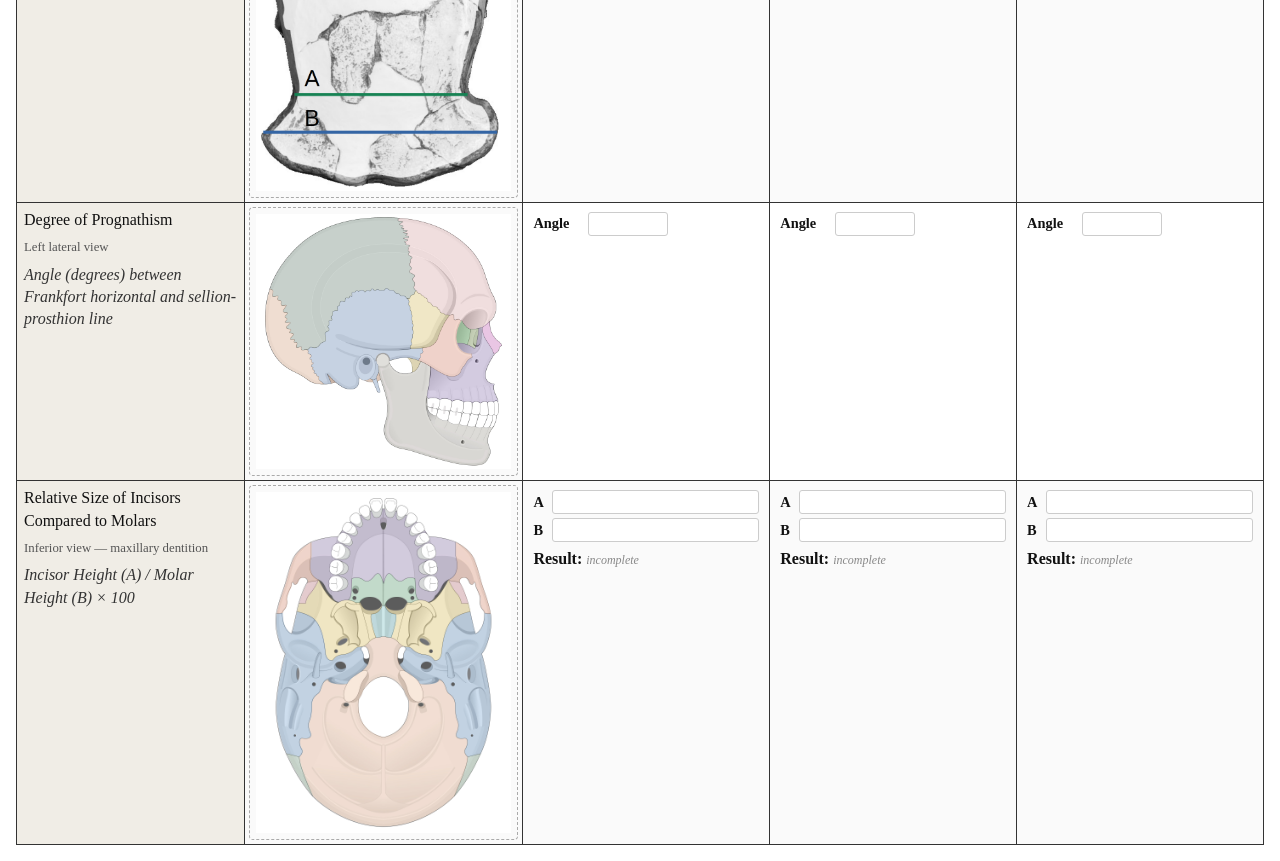
<file: HomininCranialMeasurements-RecordingSheet.html>
<!DOCTYPE html>
<html lang="en">
<head>
<meta charset="UTF-8">
<meta name="viewport" content="width=device-width, initial-scale=1.0">
<title>Hominin Cranial Measurements</title>
<link rel="stylesheet" href="styles/main.css" />
</head>
<body>

<h1>Hominin Cranial Measurements Recording Sheet</h1>
<h2>Compare three specimens across eight cranial and dental variables</h2>
<div class="section">
  <p>To save your results, print to PDF.</p>
  <p>For definitions of cranial points, planes, and measurements, see <a href="./CranialReferencePointsAndPlanes.html">Cranial Reference Points and Planes</a></p>
    <div class="help">
      <p>For angular measurements, try a protractor browser extension. Search for "protractor":
      <ul class="list">
        <li>on the <a href="https://chromewebstore.google.com/search/protractor">Chrome web store</a>, or </li>
        <li>on the <a href="https://apps.apple.com/us/iphone/search?term=protractor">iPhone store</a></li>   </ul>

      <p>For screen measurements, you can try a ruler extension, however, these generally measure in pixels, and only exactly horizontal and vertical lines. I found it easiest just to zoom in on the screen and measure with a physical ruler.</p>
    </div>
</div>
    <div>
<table>
  <colgroup>
    <col class="col-label">
    <col class="col-img">
    <col class="col-spec">
    <col class="col-spec">
    <col class="col-spec">
  </colgroup>

  <thead>
    <tr>
      <th>Measurement / Feature</th>
      <th>Reference Image</th>
      <th>Specimen 1</th>
      <th>Specimen 2</th>
      <th>Specimen 3</th>
    </tr>
  </thead>

  <tbody>

    <!-- ROW 1: Species -->
    <tr class="short">
      <td class="row-label">Species</td>
      <td></td>
      <td class="blank-cell"><input type="text" style="width: 100%; border: none; border-bottom: 1px solid #ccc; background: transparent; font-family: inherit; font-size: inherit;"></td>
      <td class="blank-cell"><input type="text" style="width: 100%; border: none; border-bottom: 1px solid #ccc; background: transparent; font-family: inherit; font-size: inherit;"></td>
      <td class="blank-cell"><input type="text" style="width: 100%; border: none; border-bottom: 1px solid #ccc; background: transparent; font-family: inherit; font-size: inherit;"></td>
    </tr>

    <!-- ROW 2: Specimen Name -->
    <tr class="short">
      <td class="row-label">Specimen Name</td>
      <td></td>
      <td class="blank-cell"><input type="text" style="width: 100%; border: none; border-bottom: 1px solid #ccc; background: transparent; font-family: inherit; font-size: inherit;"></td>
      <td class="blank-cell"><input type="text" style="width: 100%; border: none; border-bottom: 1px solid #ccc; background: transparent; font-family: inherit; font-size: inherit;"></td>
      <td class="blank-cell"><input type="text" style="width: 100%; border: none; border-bottom: 1px solid #ccc; background: transparent; font-family: inherit; font-size: inherit;"></td>
    </tr>

    <!-- ROW 3: Condylar Index -->
    <tr class="tall">
      <td class="row-label">
        <p class="label">Condylar Index:</p>
        <p class="view-note">Inferior (basal) view</p>
        <p class="formula">Ba–Op (A)/ Ba–Pr (B) × 100</p>
      </td>
      <td class="img-placeholder">
        <div class="img-box">
          <img src="./images/skull-inferior-multicolor.jpg" alt="Inferior Skull View">
        </div>
      </td>
      <td class="blank-cell">
        <div class="specimen-input-container">
          <div class="input-row"><label>A</label><input type="number" step="any" class="input-a ratio"></div>
          <div class="input-row"><label>B</label><input type="number" step="any" class="input-b ratio"></div>
          <div class="result-label">Result: <span class="result-value"><span class="incomplete">incomplete</span></span></div>
        </div>
      </td>
      <td class="blank-cell">
        <div class="specimen-input-container">
          <div class="input-row"><label>A</label><input type="number" step="any" class="input-a ratio"></div>
          <div class="input-row"><label>B</label><input type="number" step="any" class="input-b ratio"></div>
          <div class="result-label">Result: <span class="result-value"><span class="incomplete">incomplete</span></span></div>
        </div>
      </td>
      <td class="blank-cell">
        <div class="specimen-input-container">
          <div class="input-row"><label>A</label><input type="number" step="any" class="input-a ratio"></div>
          <div class="input-row"><label>B</label><input type="number" step="any" class="input-b ratio"></div>
          <div class="result-label">Result: <span class="result-value"><span class="incomplete">incomplete</span></span></div>
        </div>
      </td>
    </tr>

    <!-- ROW 4: Location of max skull breadth -->
    <tr class="tall">
      <td class="row-label">
        <p>Location of Max Skull Breadth</p>
        <p class="view-note">Posterior view</p>
        <p class="formula">A = height of cranial width (Max Skull Breadth) from bottom of cranium. B=Height of Cranium. Location = A/B*100</p>
      </td>
      <td class="img-placeholder">
        <div class="img-box">
          <img src="./images/skull-posterior-multicolor.jpg" alt="Posterior Skull View">
        </div>
      </td>
      <td class="blank-cell">
        <div class="specimen-input-container">
          <div class="input-row"><label>A</label><input type="number" step="any" class="input-a ratio"></div>
          <div class="input-row"><label>B</label><input type="number" step="any" class="input-b ratio"></div>
          <div class="result-label">Result: <span class="result-value"><span class="incomplete">incomplete</span></span></div>
        </div>
      </td>
      <td class="blank-cell">
        <div class="specimen-input-container">
          <div class="input-row"><label>A</label><input type="number" step="any" class="input-a ratio"></div>
          <div class="input-row"><label>B</label><input type="number" step="any" class="input-b ratio"></div>
          <div class="result-label">Result: <span class="result-value"><span class="incomplete">incomplete</span></span></div>
        </div>
      </td>
      <td class="blank-cell">
        <div class="specimen-input-container">
          <div class="input-row"><label>A</label><input type="number" step="any" class="input-a ratio"></div>
          <div class="input-row"><label>B</label><input type="number" step="any" class="input-b ratio"></div>
          <div class="result-label">Result: <span class="result-value"><span class="incomplete">incomplete</span></span></div>
        </div>
      </td>
    </tr>

    <!-- ROW 5: Facial Index -->
    <tr class="tall">
      <td class="row-label">
        <p>Facial Index:</p>
        <p class="view-note">Left lateral view</p>
        <p class="formula">Facial Height (A) / Cranial Height (B) × 100</p>

      </td>
      <td class="img-placeholder">
        <div class="img-box">
          <img src="./images/skull-lateral-multicolor.jpg" alt="Lateral Skull View">
        </div>
      </td>
      <td class="blank-cell">
        <div class="specimen-input-container">
          <div class="input-row"><label>A</label><input type="number" step="any" class="input-a ratio"></div>
          <div class="input-row"><label>B</label><input type="number" step="any" class="input-b ratio"></div>
          <div class="result-label">Result: <span class="result-value"><span class="incomplete">incomplete</span></span></div>
        </div>
      </td>
      <td class="blank-cell">
        <div class="specimen-input-container">
          <div class="input-row"><label>A</label><input type="number" step="any" class="input-a ratio"></div>
          <div class="input-row"><label>B</label><input type="number" step="any" class="input-b ratio"></div>
          <div class="result-label">Result: <span class="result-value"><span class="incomplete">incomplete</span></span></div>
        </div>
      </td>
      <td class="blank-cell">
        <div class="specimen-input-container">
          <div class="input-row"><label>A</label><input type="number" step="any" class="input-a ratio"></div>
          <div class="input-row"><label>B</label><input type="number" step="any" class="input-b ratio"></div>
          <div class="result-label">Result: <span class="result-value"><span class="incomplete">incomplete</span></span></div>
        </div>
      </td>
    </tr>

    <!-- ROW 6: Postorbital Constriction -->
    <tr class="tall">
      <td class="row-label">
        <p>Postorbital Constriction (ratio)</p>
        <p class="view-note">Superior view</p>
        <p class="formula">Postorbital Constriction Width (A) / Supraorbital Torus Width (B) × 100</p>
      </td>
      <td class="img-placeholder">
        <div class="img-box">
          <img src="./images/Postorbital-constriction.png" alt="Superior Skull View">
        </div>
      </td>
      <td class="blank-cell">
        <div class="specimen-input-container">
          <div class="input-row"><label>A</label><input type="number" step="any" class="input-a ratio"></div>
          <div class="input-row"><label>B</label><input type="number" step="any" class="input-b ratio"></div>
          <div class="result-label">Result: <span class="result-value"><span class="incomplete">incomplete</span></span></div>
        </div>
      </td>
      <td class="blank-cell">
        <div class="specimen-input-container">
          <div class="input-row"><label>A</label><input type="number" step="any" class="input-a ratio"></div>
          <div class="input-row"><label>B</label><input type="number" step="any" class="input-b ratio"></div>
          <div class="result-label">Result: <span class="result-value"><span class="incomplete">incomplete</span></span></div>
        </div>
      </td>
      <td class="blank-cell">
        <div class="specimen-input-container">
          <div class="input-row"><label>A</label><input type="number" step="any" class="input-a ratio"></div>
          <div class="input-row"><label>B</label><input type="number" step="any" class="input-b ratio"></div>
          <div class="result-label">Result: <span class="result-value"><span class="incomplete">incomplete</span></span></div>
        </div>
      </td>
    </tr>

    <!-- ROW 7: Degree of Prognathism -->
    <tr class="tall">
      <td class="row-label">
        <p>Degree of Prognathism</p>
        <p class="view-note">Left lateral view</p>
        <p class="formula">Angle (degrees) between Frankfort horizontal and sellion-prosthion line</p>
      </td>
      <td class="img-placeholder">
        <div class="img-box">
          <img src="./images/skull-lateral-multicolor.jpg" alt="Lateral Skull View">
        </div>
      </td>
      <td class="blank-cell">
        <div class="specimen-input-container">
          <div class="input-row"><label style="width: 50px;">Angle</label><input type="number" step="any" style="width: 80px;"></div>
        </div>
      </td>
      <td class="blank-cell">
        <div class="specimen-input-container">
          <div class="input-row"><label style="width: 50px;">Angle</label><input type="number" step="any" style="width: 80px;"></div>
        </div>
      </td>
      <td class="blank-cell">
        <div class="specimen-input-container">
          <div class="input-row"><label style="width: 50px;">Angle</label><input type="number" step="any" style="width: 80px;"></div>
        </div>
      </td>
    </tr>

    <!-- ROW 8: Relative Size of Incisors vs. Molars -->
    <tr class="tall">
      <td class="row-label">
        <p>Relative Size of Incisors Compared to Molars</p>
        <p class="view-note">Inferior view — maxillary dentition</p>
        <p class="formula">Incisor Height (A) / Molar Height (B) × 100</p>
      </td>
      <td class="img-placeholder">
        <div class="img-box">
          <img src="./images/skull-inferior-multicolor.jpg" alt="Inferior Skull View">
        </div>
      </td>
      <td class="blank-cell">
        <div class="specimen-input-container">
          <div class="input-row"><label>A</label><input type="number" step="any" class="input-a ratio"></div>
          <div class="input-row"><label>B</label><input type="number" step="any" class="input-b ratio"></div>
          <div class="result-label">Result: <span class="result-value"><span class="incomplete">incomplete</span></span></div>
        </div>
      </td>
      <td class="blank-cell">
        <div class="specimen-input-container">
          <div class="input-row"><label>A</label><input type="number" step="any" class="input-a ratio"></div>
          <div class="input-row"><label>B</label><input type="number" step="any" class="input-b ratio"></div>
          <div class="result-label">Result: <span class="result-value"><span class="incomplete">incomplete</span></span></div>
        </div>
      </td>
      <td class="blank-cell">
        <div class="specimen-input-container">
          <div class="input-row"><label>A</label><input type="number" step="any" class="input-a ratio"></div>
          <div class="input-row"><label>B</label><input type="number" step="any" class="input-b ratio"></div>
          <div class="result-label">Result: <span class="result-value"><span class="incomplete">incomplete</span></span></div>
        </div>
      </td>
    </tr>

  </tbody>
</table>
    </div>
<script>
  document.addEventListener('input', function(e) {
    if (e.target.classList.contains('ratio')) {
      const container = e.target.closest('.specimen-input-container');
      const inputA = container.querySelector('.input-a');
      const inputB = container.querySelector('.input-b');
      const resultValue = container.querySelector('.result-value');
      
      const valA = inputA.value;
      const valB = inputB.value;
      
      if (valA === '' || valB === '') {
        resultValue.innerHTML = '<span class="incomplete">incomplete</span>';
      } else {
        const a = parseFloat(valA);
        const b = parseFloat(valB);
        
        if (b === 0) {
          resultValue.textContent = 'Error (div by 0)';
        } else {
          const result = 100 * a / b;
          // Format result: if it has many decimals, limit to 2 or 3
          resultValue.textContent = Number.isInteger(result) ? result : result.toFixed(3);
        }
      }
    }
  });
</script>

</body>
</html>
</file>
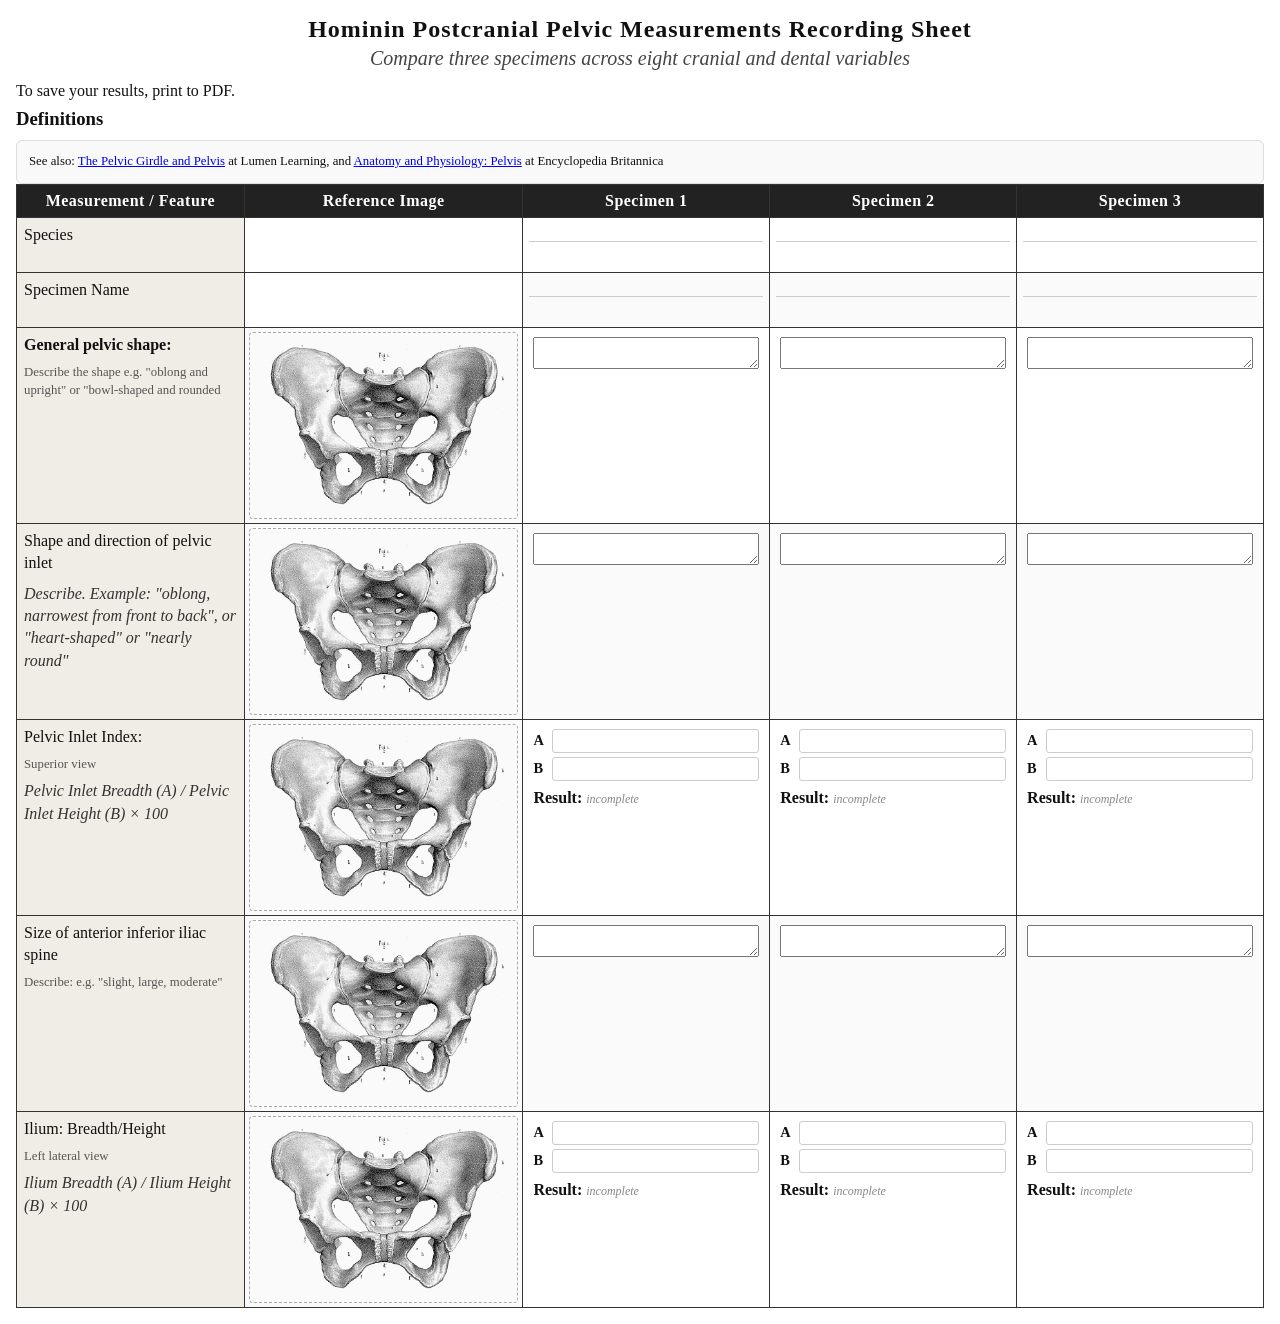
<file: HomininPostcranialPelvicMeasurements-RecordingSheet.html>
<!DOCTYPE html>
<html lang="en">
<head>
    <meta charset="UTF-8">
    <meta name="viewport" content="width=device-width, initial-scale=1.0">
    <title>Hominin Cranial Measurements</title>
    <link rel="stylesheet" href="styles/main.css">
</head>
<body>

<h1>Hominin Postcranial Pelvic Measurements Recording Sheet</h1>
<h2>Compare three specimens across eight cranial and dental variables</h2>
<p>To save your results, print to PDF.</p>
<h3>Definitions</h3>
<div class="definitions">
    <p>
        See also:
        <a href="https://courses.lumenlearning.com/suny-ap1/chapter/the-pelvic-girdle-and-pelvis/">The Pelvic Girdle and Pelvis</a> at Lumen Learning,
        and <a href="https://www.britannica.com/science/pelvis">Anatomy and Physiology: Pelvis</a> at Encyclopedia Britannica
    </p>
</div>
<div>

</div>
<table>
    <colgroup>
        <col class="col-label">
        <col class="col-img">
        <col class="col-spec">
        <col class="col-spec">
        <col class="col-spec">
    </colgroup>

    <thead>
    <tr>
        <th>Measurement / Feature</th>
        <th>Reference Image</th>
        <th>Specimen 1</th>
        <th>Specimen 2</th>
        <th>Specimen 3</th>
    </tr>
    </thead>

    <tbody>

    <!-- ROW 1: Species -->
    <tr class="short">
        <td class="row-label">Species</td>
        <td></td>
        <td class="blank-cell"><input type="text" style="width: 100%; border: none; border-bottom: 1px solid #ccc; background: transparent; font-family: inherit; font-size: inherit;"></td>
        <td class="blank-cell"><input type="text" style="width: 100%; border: none; border-bottom: 1px solid #ccc; background: transparent; font-family: inherit; font-size: inherit;"></td>
        <td class="blank-cell"><input type="text" style="width: 100%; border: none; border-bottom: 1px solid #ccc; background: transparent; font-family: inherit; font-size: inherit;"></td>
    </tr>

    <!-- ROW 2: Specimen Name -->
    <tr class="short">
        <td class="row-label">Specimen Name</td>
        <td></td>
        <td class="blank-cell"><input type="text" style="width: 100%; border: none; border-bottom: 1px solid #ccc; background: transparent; font-family: inherit; font-size: inherit;"></td>
        <td class="blank-cell"><input type="text" style="width: 100%; border: none; border-bottom: 1px solid #ccc; background: transparent; font-family: inherit; font-size: inherit;"></td>
        <td class="blank-cell"><input type="text" style="width: 100%; border: none; border-bottom: 1px solid #ccc; background: transparent; font-family: inherit; font-size: inherit;"></td>
    </tr>

    <!-- ROW 3: Shape of Pelvis -->
    <tr class="tall">
        <td class="row-label">
            <p class="label">General pelvic shape:</p>
            <p class="view-note">Describe the shape e.g. "oblong and upright" or "bowl-shaped and rounded</p>
        </td>
        <td class="img-placeholder">
            <div class="img-box">
                <img src="./images/human-pelvis.png" alt="Inferior Skull View">
            </div>
        </td>
        <td class="blank-cell">
            <div class="specimen-input-container">
                <textarea type="text" class="input-a"></textarea>
            </div>
        </td>
        <td class="blank-cell">
            <div class="specimen-input-container">
                <textarea type="text" class="input-a"></textarea>
            </div>
        </td>
        <td class="blank-cell">
            <div class="specimen-input-container">
                <textarea type="text" class="input-a"></textarea>
            </div>
        </td>
    </tr>

    <!-- ROW 4: Shape and direction of pelvic inlet -->
    <tr class="tall">
        <td class="row-label">
            <p>Shape and direction of pelvic inlet</p>
            <p class="formula">Describe. Example: "oblong, narrowest from front to back", or "heart-shaped" or "nearly round"</p>
        </td>
        <td class="img-placeholder">
            <div class="img-box">
                <img src="./images/human-pelvis.png" alt="Posterior Skull View">
            </div>
        </td>
        <td class="blank-cell">
            <div class="specimen-input-container">
                <textarea type="text" class="input-a"></textarea>
            </div>
        </td>
        <td class="blank-cell">
            <div class="specimen-input-container">
                <textarea type="text" class="input-a"></textarea>
            </div>
        </td>
        <td class="blank-cell">
            <div class="specimen-input-container">
                <textarea type="text" class="input-a"></textarea>
            </div>
        </td>
    </tr>

    <!-- ROW 5: Pelvic Inlet: Breadth/Height -->
    <tr class="tall">
        <td class="row-label">
            <p>Pelvic Inlet Index:</p>
            <p class="view-note">Superior view</p>
            <p class="formula">Pelvic Inlet Breadth (A) / Pelvic Inlet Height (B) × 100</p>

        </td>
        <td class="img-placeholder">
            <div class="img-box">
                <img src="./images/human-pelvis.png" alt="Lateral Skull View">
            </div>
        </td>
        <td class="blank-cell">
            <div class="specimen-input-container">
                <div class="input-row"><label>A</label><input type="number" step="any" class="input-a"></div>
                <div class="input-row"><label>B</label><input type="number" step="any" class="input-b"></div>
                <div class="result-label">Result: <span class="result-value"><span class="incomplete">incomplete</span></span></div>
            </div>
        </td>
        <td class="blank-cell">
            <div class="specimen-input-container">
                <div class="input-row"><label>A</label><input type="number" step="any" class="input-a"></div>
                <div class="input-row"><label>B</label><input type="number" step="any" class="input-b"></div>
                <div class="result-label">Result: <span class="result-value"><span class="incomplete">incomplete</span></span></div>
            </div>
        </td>
        <td class="blank-cell">
            <div class="specimen-input-container">
                <div class="input-row"><label>A</label><input type="number" step="any" class="input-a"></div>
                <div class="input-row"><label>B</label><input type="number" step="any" class="input-b"></div>
                <div class="result-label">Result: <span class="result-value"><span class="incomplete">incomplete</span></span></div>
            </div>
        </td>
    </tr>

    <!-- ROW 6: Size of anterior inferior iliac spine -->
    <tr class="tall">
        <td class="row-label">
            <p>Size of anterior inferior iliac spine</p>
            <p class="view-note">Describe: e.g. "slight, large, moderate"</p>
        </td>
        <td class="img-placeholder">
            <div class="img-box">
                <img src="./images/human-pelvis.png" alt="Superior Skull View">
            </div>
        </td>
        <td class="blank-cell">
            <div class="specimen-input-container">
                <textarea type="text" class="input-a"></textarea>
            </div>
        </td>
        <td class="blank-cell">
            <div class="specimen-input-container">
                <textarea type="text" class="input-a"></textarea>
            </div>
        </td>
        <td class="blank-cell">
            <div class="specimen-input-container">
                <textarea type="text" class="input-a"></textarea>
            </div>
        </td>
    </tr>

    <!-- ROW 7: Ilium Breadth / Height -->
    <tr class="tall">
        <td class="row-label">
            <p>Ilium: Breadth/Height</p>
            <p class="view-note">Left lateral view</p>
            <p class="formula">Ilium Breadth (A) / Ilium Height (B) × 100</p>
        </td>
        <td class="img-placeholder">
            <div class="img-box">
                <img src="./images/human-pelvis.png" alt="Lateral Skull View">
            </div>
        </td>
        <td class="blank-cell">
            <div class="specimen-input-container">
                <div class="input-row"><label>A</label><input type="number" step="any" class="input-a"></div>
                <div class="input-row"><label>B</label><input type="number" step="any" class="input-b"></div>
                <div class="result-label">Result: <span class="result-value"><span class="incomplete">incomplete</span></span></div>
            </div>
        </td>
        <td class="blank-cell">
            <div class="specimen-input-container">
                <div class="input-row"><label>A</label><input type="number" step="any" class="input-a"></div>
                <div class="input-row"><label>B</label><input type="number" step="any" class="input-b"></div>
                <div class="result-label">Result: <span class="result-value"><span class="incomplete">incomplete</span></span></div>
            </div>
        </td>
        <td class="blank-cell">
            <div class="specimen-input-container">
                <div class="input-row"><label>A</label><input type="number" step="any" class="input-a"></div>
                <div class="input-row"><label>B</label><input type="number" step="any" class="input-b"></div>
                <div class="result-label">Result: <span class="result-value"><span class="incomplete">incomplete</span></span></div>
            </div>
        </td>

    </tr>
    </tbody>
</table>

<script>
    document.addEventListener('input', function(e) {
        if (e.target.classList.contains('input-a') || e.target.classList.contains('input-b')) {
            const container = e.target.closest('.specimen-input-container');
            const inputA = container.querySelector('.input-a');
            const inputB = container.querySelector('.input-b');
            const resultValue = container.querySelector('.result-value');

            const valA = inputA.value;
            const valB = inputB.value;

            if (valA === '' || valB === '') {
                resultValue.innerHTML = '<span class="incomplete">incomplete</span>';
            } else {
                const a = parseFloat(valA);
                const b = parseFloat(valB);

                if (b === 0) {
                    resultValue.textContent = 'Error (div by 0)';
                } else {
                    const result = 100 * a / b;
                    // Format result: if it has many decimals, limit to 2 or 3
                    resultValue.textContent = Number.isInteger(result) ? result : result.toFixed(3);
                }
            }
        }
    });
</script>

</body>
</html>
</file>
<file: styles/main.css>
@page {
    size: A4 landscape;
    margin: 12mm;
}

* {
    box-sizing: border-box;
    margin: 0;
    padding: 0;
}

body {
    font-family: Georgia, 'Times New Roman', serif;
    font-size: 1rem;
    background: #fff;
    color: #111;
    padding: 16px;
}

h1 {
    text-align: center;
    font-size: 150%;
    font-weight: bold;
    letter-spacing: 0.04em;
    margin-bottom: 4px;
}

h2 {
    text-align: center;
    font-size: 125%;
    font-weight: normal;
    font-style: italic;
    color: #444;
    margin-bottom: 12px;
}

p, ul, ol {
    margin-bottom: .5em;
}

table {
    width: 100%;
    border-collapse: collapse;
    table-layout: fixed;
}

/* Column widths */
col.col-label  { width: 18%; }
col.col-img    { width: 22%; }
col.col-spec   { width: 19.5%; }
col.col-spec   { width: 19.5%; }
col.col-spec   { width: 19.5%; }

th, td {
    border: 1px solid #333;
    vertical-align: top;
    padding: 5px 6px;
}

/* Header row */
thead th {
    background: #222;
    color: #fff;
    text-align: center;
    font-weight: bold;
    letter-spacing: 0.03em;
    padding: 7px 5px;
    vertical-align: middle;
}

/* definition lists */
dl {
    padding: 2px 12px;
    dt {
        font-weight: bold;
        display: inline;
    }
    dd {
        padding-left: 1rem;
    }
}

ol, ul {
    padding: 1.5em;
    line-height: 1.5em;
}

/* Row label cells */
.row-label {
    background: #f0ede6;
    line-height: 1.4;
    vertical-align: top;
    padding: 6px 7px;
}
.row-label .label {
    display: block;
    font-weight: bold;
    color: #111;
}

.row-label .formula {
    font-weight: normal;
    font-style: italic;
    margin-top: 3px;
    color: #333;
}

.row-label .view-note {
    font-weight: normal;
    font-size: 80%;
    margin-top: 2px;
    color: #555;
}

/* Blank specimen cells */
td.blank-cell {
    background: #fff;
    min-height: 90px;
    height: 90px;
}

/* Tall rows for measurements that need more space */
tr.tall td {
    height: 110px;
}

tr.medium td {
    height: 90px;
}

tr.short td {
    height: 55px;
}

/* Image placeholder cell */
td.img-placeholder {
    background: #fafafa;
    vertical-align: middle;
    text-align: center;
    padding: 4px;
}

.img-box {
    width: 100%;
    height: 100%;
    min-height: 80px;
    border: 1.5px dashed #aaa;
    border-radius: 4px;
    display: flex;
    flex-direction: column;
    align-items: center;
    justify-content: center;
    color: #999;
    font-size: 9px;
    font-style: italic;
    gap: 4px;
    padding: 6px;
}
.img-box img {
    max-width: 100%;
    max-height: 100%;
    object-fit: contain;
}

.img-box svg {
    opacity: 0.35;
}

/* Write-in line inside blank cells */
td.blank-cell .write-line {
    display: block;
    border-bottom: 1px solid #ccc;
    margin: 4px 6px 0 6px;
    height: 16px;
}

/* Zebra shading for alternating rows */
tbody tr:nth-child(even) td.blank-cell {
    background: #fafafa;
}

.section {
    display: block;
    margin-bottom: 2em;
}


.definitions {
    font-size: 0.8rem;
    line-height: 1.4;
    margin-top: 10px;
    background: #f9f9f9;
    padding: 12px;
    border: 1px solid #ddd;
    border-radius: 6px;
}

.definitions p {
    margin-bottom: 15px;
}

.definitions p:last-child {
    margin-bottom: 0;
}

.definitions strong {
    color: #333;
    font-size: 0.85rem;
}
.specimen-input-container {
    display: flex;
    flex-direction: column;
    gap: 4px;
    padding: 4px;
}

.input-row {
    display: flex;
    align-items: center;
    gap: 5px;
    font-size: 0.9rem;
}

.input-row label {
    font-weight: bold;
    width: 15px;
}

.input-row input {
    width: 100%;
    padding: 2px 4px;
    border: 1px solid #ccc;
    border-radius: 3px;
    font-family: inherit;
    font-size: 1rem;
}

.result-label {
    margin-top: 4px;
    font-weight: bold;
}

textarea.textarea-cell {
    padding: 2px;
    font-size: 0.85rem;
    wrap: soft;
    resize: none;
    min-width: 100%;
    min-height: 100%;
    border: none;
    outline: none;
    background: transparent;
    display: block;
}

.result-value {
    font-weight: normal;
}

.incomplete {
    font-size: 0.75rem;
    color: #888;
    font-style: italic;
}

.list {
    padding: 2px 22px;
}

@media print {
    body { padding: 0; }
    h1 { font-size: 14px; }
    .input-row input { border: none; border-bottom: 1px solid #000; border-radius: 0; }
}
</file>
